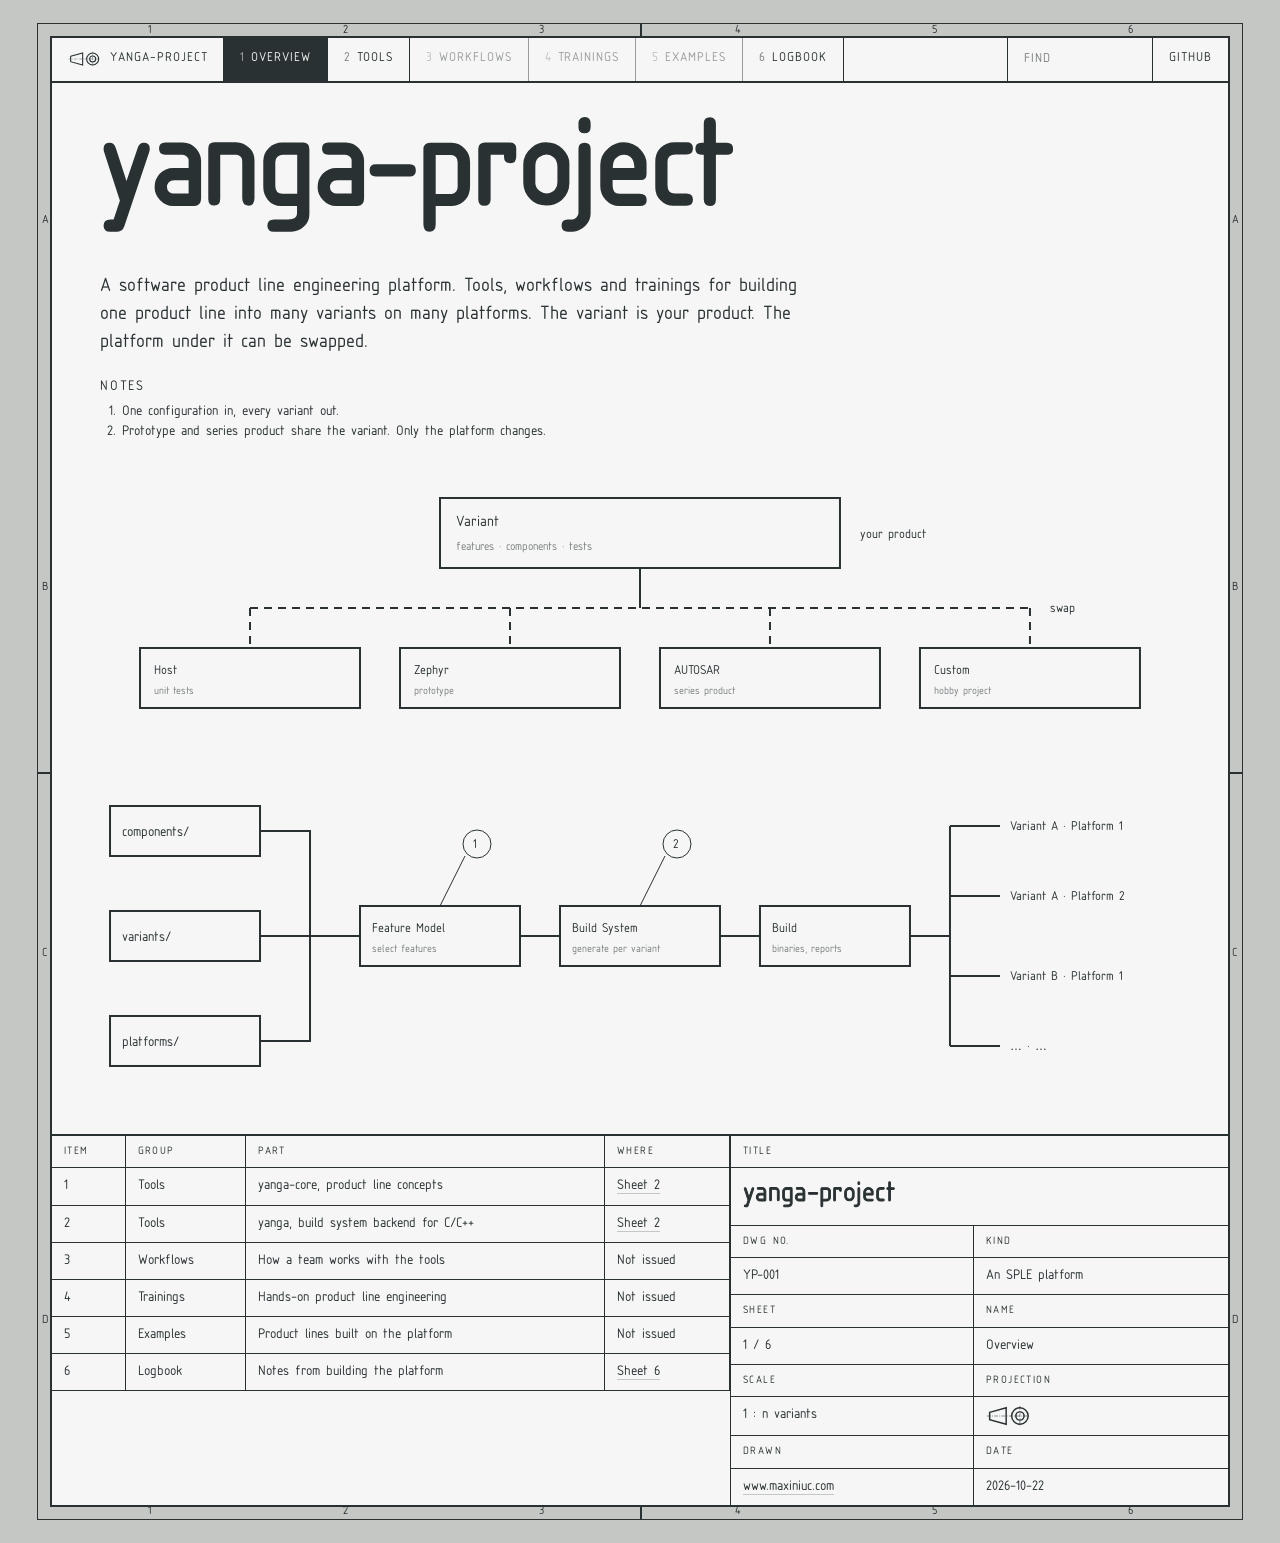
<file: index.html>
<!doctype html>
<html lang="en" data-content_root="./">
<head>
<meta charset="utf-8">
<meta name="viewport" content="width=device-width, initial-scale=1">
<title>yanga-project · yanga-project</title>
<link rel="icon" href="_static/logo.svg" type="image/svg+xml">
<link rel="stylesheet" href="_static/pygments.css">
<link rel="stylesheet" href="_static/sheet.css">
<script src="_static/documentation_options.js?v=5929fcd5"></script>
<script src="_static/doctools.js?v=fd6eb6e6"></script>
<script src="_static/sphinx_highlight.js?v=6ffebe34"></script>
</head>
<body>
<main class="sheet">
  <div class="zones top"><span>1</span><span>2</span><span>3</span><span>4</span><span>5</span><span>6</span></div>
  <div class="zones under"><span>1</span><span>2</span><span>3</span><span>4</span><span>5</span><span>6</span></div>
  <div class="zones left"><span>A</span><span>B</span><span>C</span><span>D</span></div>
  <div class="zones right"><span>A</span><span>B</span><span>C</span><span>D</span></div>
  <div class="marks" aria-hidden="true"><i></i><i></i><i></i><i></i></div>
  <nav class="index" aria-label="Sheets">
    <a class="home" href="#"><img src="_static/logo.svg" alt="">yanga-project</a>
    <a class="current" href="#"><span class="no">1</span>Overview</a>
    <a href="tools.html"><span class="no">2</span>Tools</a>
    <span class="reserved" title="Not issued yet"><span class="no">3</span>Workflows</span>
    <span class="reserved" title="Not issued yet"><span class="no">4</span>Trainings</span>
    <span class="reserved" title="Not issued yet"><span class="no">5</span>Examples</span>
    <a href="logbook.html"><span class="no">6</span>Logbook</a>
    <form class="find" action="search.html" method="get">
      <input type="search" name="q" placeholder="Find" aria-label="Search the site">
    </form>
    <a class="gh" href="https://github.com/yanga-project">GitHub</a>
  </nav>

  <div class="page" role="main">
  
  <section id="yanga-project">
<h1>yanga-project</h1>
<div class="toctree-wrapper compound">
</div>
<p class="lede">A software product line engineering platform. Tools, workflows and trainings for building one product line into many variants on many platforms. The variant is your product. The platform under it can be swapped.</p>
<div class="notes"><b>NOTES</b>
<ol>
<li>One configuration in, every variant out.</li>
<li>Prototype and series product share the variant. Only the platform changes.</li>
</ol>
</div>
<!-- Swap diagram: one variant on top, the platforms below fit into the same slot. -->
<svg class="diagram wide" viewBox="0 0 1080 260" role="img" aria-label="Swap diagram: one variant with its features, components and tests sits on a platform; host, Zephyr, AUTOSAR and custom platforms can be swapped under it">
  <rect class="box" x="340" y="20" width="400" height="70"/><text x="356" y="48" font-size="14">Variant</text><text x="356" y="72" font-size="11" fill-opacity=".6">features · components · tests</text>
  <text x="760" y="60" font-size="12">your product</text>
  <path class="pipe" d="M540 90 V130"/>
  <path class="pipe" stroke-dasharray="8 6" d="M150 130 H930 M150 130 V170 M410 130 V170 M670 130 V170 M930 130 V170"/>
  <text x="950" y="134" font-size="12">swap</text>
  <g>
    <rect class="box" x="40" y="170" width="220" height="60"/><text x="54" y="196" font-size="12">Host</text><text x="54" y="216" font-size="10" fill-opacity=".6">unit tests</text>
    <rect class="box" x="300" y="170" width="220" height="60"/><text x="314" y="196" font-size="12">Zephyr</text><text x="314" y="216" font-size="10" fill-opacity=".6">prototype</text>
    <rect class="box" x="560" y="170" width="220" height="60"/><text x="574" y="196" font-size="12">AUTOSAR</text><text x="574" y="216" font-size="10" fill-opacity=".6">series product</text>
    <rect class="box" x="820" y="170" width="220" height="60"/><text x="834" y="196" font-size="12">Custom</text><text x="834" y="216" font-size="10" fill-opacity=".6">hobby project</text>
  </g>
</svg>
<!-- Same diagram, drawn top to bottom for narrow screens. -->
<svg class="diagram narrow" viewBox="0 0 360 420" role="img" aria-label="Swap diagram: one variant with its features, components and tests sits on a platform; host, Zephyr, AUTOSAR and custom platforms can be swapped under it">
  <rect class="box" x="4" y="10" width="352" height="64"/><text x="18" y="36" font-size="14">Variant</text><text x="18" y="58" font-size="11" fill-opacity=".6">features · components · tests</text>
  <path class="pipe" stroke-dasharray="8 6" d="M40 74 V370 M40 130 H80 M40 210 H80 M40 290 H80 M40 370 H80"/>
  <text x="50" y="100" font-size="12">swap</text>
  <g font-size="14">
    <rect class="box" x="80" y="104" width="240" height="52"/><text x="94" y="126">Host</text><text x="94" y="146" font-size="11" fill-opacity=".6">unit tests</text>
    <rect class="box" x="80" y="184" width="240" height="52"/><text x="94" y="206">Zephyr</text><text x="94" y="226" font-size="11" fill-opacity=".6">prototype</text>
    <rect class="box" x="80" y="264" width="240" height="52"/><text x="94" y="286">AUTOSAR</text><text x="94" y="306" font-size="11" fill-opacity=".6">series product</text>
    <rect class="box" x="80" y="344" width="240" height="52"/><text x="94" y="366">Custom</text><text x="94" y="386" font-size="11" fill-opacity=".6">hobby project</text>
  </g>
</svg>
<!-- Process diagram: inputs merge into the pipeline, which fans out per variant and platform. -->
<svg class="diagram wide" viewBox="0 0 1080 300" role="img" aria-label="Process diagram: components, variants and platforms go through feature model, build system and build, and come out as one build per variant and platform">
  <g>
    <rect class="box" x="10" y="20" width="150" height="50"/><text x="22" y="50" font-size="13">components/</text>
    <rect class="box" x="10" y="125" width="150" height="50"/><text x="22" y="155" font-size="13">variants/</text>
    <rect class="box" x="10" y="230" width="150" height="50"/><text x="22" y="260" font-size="13">platforms/</text>
  </g>
  <path class="pipe" d="M160 45 H210 V150 M160 150 H260 M160 255 H210 V150"/>
  <g>
    <rect class="box" x="260" y="120" width="160" height="60"/><text x="272" y="146" font-size="12">Feature Model</text><text x="272" y="166" font-size="10" fill-opacity=".6">select features</text>
    <rect class="box" x="460" y="120" width="160" height="60"/><text x="472" y="146" font-size="12">Build System</text><text x="472" y="166" font-size="10" fill-opacity=".6">generate per variant</text>
    <rect class="box" x="660" y="120" width="150" height="60"/><text x="672" y="146" font-size="12">Build</text><text x="672" y="166" font-size="10" fill-opacity=".6">binaries, reports</text>
  </g>
  <path class="pipe" d="M420 150 H460 M620 150 H660 M810 150 H850 M850 40 V260 M850 40 H900 M850 110 H900 M850 190 H900 M850 260 H900"/>
  <g font-size="12">
    <text x="910" y="44">Variant A · Platform 1</text>
    <text x="910" y="114">Variant A · Platform 2</text>
    <text x="910" y="194">Variant B · Platform 1</text>
    <text x="910" y="264">… · …</text>
  </g>
  <g class="balloon" font-size="12">
    <line x1="340" y1="120" x2="365" y2="70"/><circle cx="377" cy="58" r="14"/><text x="373" y="62">1</text>
    <line x1="540" y1="120" x2="565" y2="70"/><circle cx="577" cy="58" r="14"/><text x="573" y="62">2</text>
  </g>
</svg>
<!-- Same diagram, drawn top to bottom for narrow screens. -->
<svg class="diagram narrow" viewBox="0 0 360 540" role="img" aria-label="Process diagram: components, variants and platforms go through feature model, build system and build, and come out as one build per variant and platform">
  <g font-size="13">
    <rect class="box" x="4" y="10" width="110" height="44"/><text x="14" y="37">components/</text>
    <rect class="box" x="125" y="10" width="110" height="44"/><text x="135" y="37">variants/</text>
    <rect class="box" x="246" y="10" width="110" height="44"/><text x="256" y="37">platforms/</text>
  </g>
  <path class="pipe" d="M59 54 V78 H301 V54 M180 54 V110"/>
  <g font-size="14">
    <rect class="box" x="80" y="110" width="200" height="56"/><text x="96" y="135">Feature Model</text><text x="96" y="155" font-size="11" fill-opacity=".6">select features</text>
    <rect class="box" x="80" y="196" width="200" height="56"/><text x="96" y="221">Build System</text><text x="96" y="241" font-size="11" fill-opacity=".6">generate per variant</text>
    <rect class="box" x="80" y="282" width="200" height="56"/><text x="96" y="307">Build</text><text x="96" y="327" font-size="11" fill-opacity=".6">binaries, reports</text>
  </g>
  <path class="pipe" d="M180 166 V196 M180 252 V282 M180 338 V362 H40 V510 M40 390 H70 M40 430 H70 M40 470 H70 M40 510 H70"/>
  <g font-size="14">
    <text x="80" y="395">Variant A · Platform 1</text>
    <text x="80" y="435">Variant A · Platform 2</text>
    <text x="80" y="475">Variant B · Platform 1</text>
    <text x="80" y="515">… · …</text>
  </g>
  <g class="balloon" font-size="12">
    <line x1="280" y1="138" x2="310" y2="138"/><circle cx="324" cy="138" r="14"/><text x="320" y="142">1</text>
    <line x1="280" y1="224" x2="310" y2="224"/><circle cx="324" cy="224" r="14"/><text x="320" y="228">2</text>
  </g>
</svg>
<table class="parts" aria-label="Parts list">
<tr><th>Item</th><th>Group</th><th>Part</th><th>Where</th></tr>
<tr><td>1</td><td>Tools</td><td>yanga-core, product line concepts</td><td><a href="tools.html">Sheet 2</a></td></tr>
<tr><td>2</td><td>Tools</td><td>yanga, build system backend for C/C++</td><td><a href="tools.html">Sheet 2</a></td></tr>
<tr><td>3</td><td>Workflows</td><td>How a team works with the tools</td><td>Not issued</td></tr>
<tr><td>4</td><td>Trainings</td><td>Hands-on product line engineering</td><td>Not issued</td></tr>
<tr><td>5</td><td>Examples</td><td>Product lines built on the platform</td><td>Not issued</td></tr>
<tr><td>6</td><td>Logbook</td><td>Notes from building the platform</td><td><a href="logbook.html">Sheet 6</a></td></tr>
</table>
</section>


    <table class="title" aria-label="Title block">
      <tr><th colspan="2">Title</th></tr>
      <tr><td colspan="2" class="big">yanga-project</td></tr>
      <tr><th>Dwg no.</th><th>Kind</th></tr>
      <tr><td>YP-001</td><td>An SPLE platform</td></tr>
      <tr><th>Sheet</th><th>Name</th></tr>
      <tr><td>1 / 6</td><td>Overview</td></tr>
      <tr><th>Scale</th><th>Projection</th></tr>
      <tr><td>1 : n variants</td><td><img src="_static/logo.svg" alt="First-angle projection"></td></tr>
      <tr><th>Drawn</th><th>Date</th></tr>
      <tr><td><a href="https://www.maxiniuc.com">www.maxiniuc.com</a></td><td>2026-10-22</td></tr>
    </table>
  </div>
</main>
<script>
  // Show the search words of a result page in the search box. Runs before sphinx_highlight.js removes them from the address.
  const highlight = new URLSearchParams(window.location.search).get("highlight");
  if (highlight) document.querySelector(".find input").value = highlight;
</script>
</body>
</html>
</file>
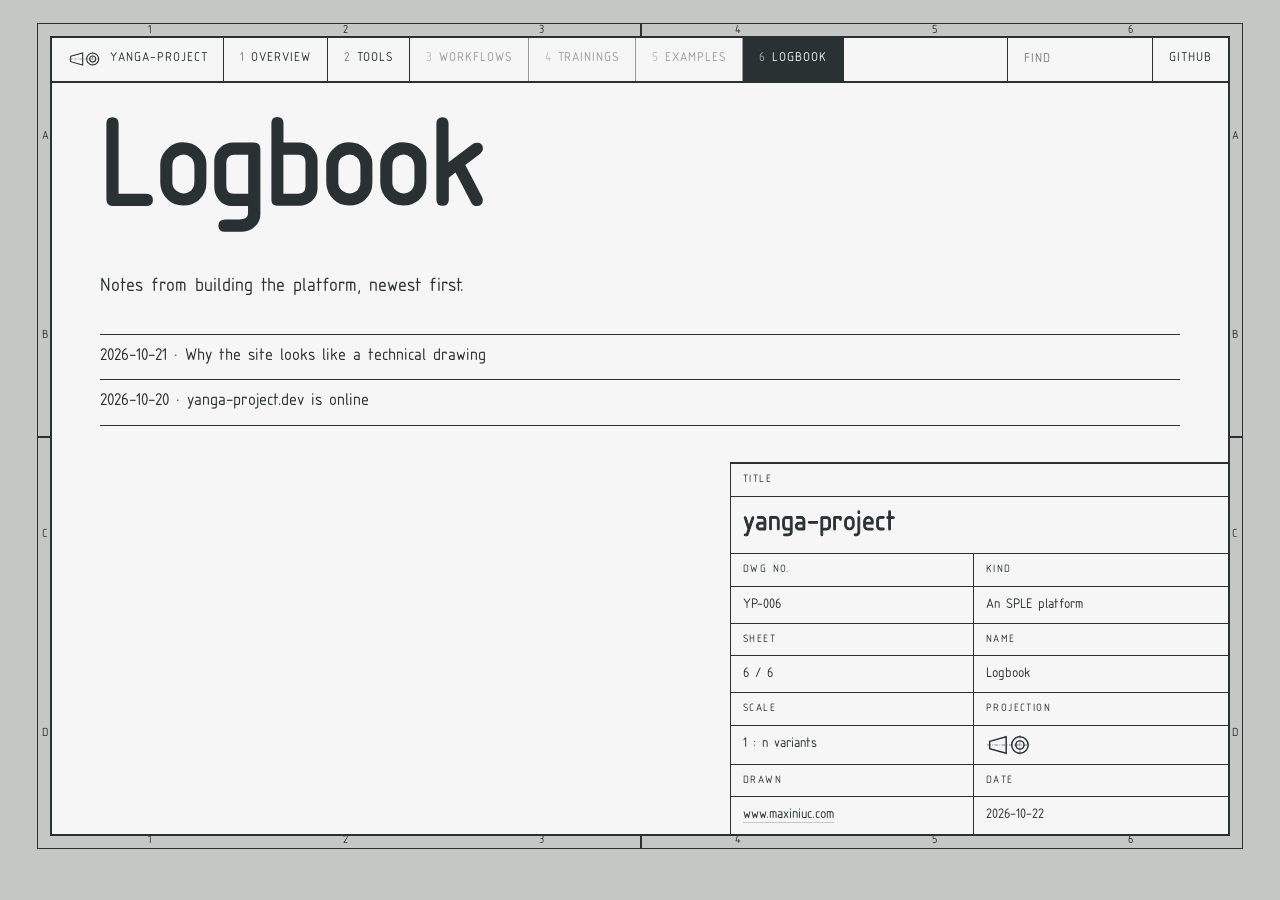
<file: logbook.html>
<!doctype html>
<html lang="en" data-content_root="./">
<head>
<meta charset="utf-8">
<meta name="viewport" content="width=device-width, initial-scale=1">
<title>Logbook · yanga-project</title>
<link rel="icon" href="_static/logo.svg" type="image/svg+xml">
<link rel="stylesheet" href="_static/pygments.css">
<link rel="stylesheet" href="_static/sheet.css">
<script src="_static/documentation_options.js?v=5929fcd5"></script>
<script src="_static/doctools.js?v=fd6eb6e6"></script>
<script src="_static/sphinx_highlight.js?v=6ffebe34"></script>
</head>
<body>
<main class="sheet">
  <div class="zones top"><span>1</span><span>2</span><span>3</span><span>4</span><span>5</span><span>6</span></div>
  <div class="zones under"><span>1</span><span>2</span><span>3</span><span>4</span><span>5</span><span>6</span></div>
  <div class="zones left"><span>A</span><span>B</span><span>C</span><span>D</span></div>
  <div class="zones right"><span>A</span><span>B</span><span>C</span><span>D</span></div>
  <div class="marks" aria-hidden="true"><i></i><i></i><i></i><i></i></div>
  <nav class="index" aria-label="Sheets">
    <a class="home" href="index.html"><img src="_static/logo.svg" alt="">yanga-project</a>
    <a href="index.html"><span class="no">1</span>Overview</a>
    <a href="tools.html"><span class="no">2</span>Tools</a>
    <span class="reserved" title="Not issued yet"><span class="no">3</span>Workflows</span>
    <span class="reserved" title="Not issued yet"><span class="no">4</span>Trainings</span>
    <span class="reserved" title="Not issued yet"><span class="no">5</span>Examples</span>
    <a class="current" href="#"><span class="no">6</span>Logbook</a>
    <form class="find" action="search.html" method="get">
      <input type="search" name="q" placeholder="Find" aria-label="Search the site">
    </form>
    <a class="gh" href="https://github.com/yanga-project">GitHub</a>
  </nav>

  <div class="page" role="main">
  
  <section id="logbook">
<h1>Logbook</h1>
<p class="lede">Notes from building the platform, newest first.</p>
<div class="toctree-wrapper compound">
<ul>
<li class="toctree-l1"><a class="reference internal" href="logbook/2026-10-21-drawing-set.html">2026-10-21 · Why the site looks like a technical drawing</a></li>
<li class="toctree-l1"><a class="reference internal" href="logbook/2026-10-20-site-online.html">2026-10-20 · yanga-project.dev is online</a></li>
</ul>
</div>
</section>


    <table class="title" aria-label="Title block">
      <tr><th colspan="2">Title</th></tr>
      <tr><td colspan="2" class="big">yanga-project</td></tr>
      <tr><th>Dwg no.</th><th>Kind</th></tr>
      <tr><td>YP-006</td><td>An SPLE platform</td></tr>
      <tr><th>Sheet</th><th>Name</th></tr>
      <tr><td>6 / 6</td><td>Logbook</td></tr>
      <tr><th>Scale</th><th>Projection</th></tr>
      <tr><td>1 : n variants</td><td><img src="_static/logo.svg" alt="First-angle projection"></td></tr>
      <tr><th>Drawn</th><th>Date</th></tr>
      <tr><td><a href="https://www.maxiniuc.com">www.maxiniuc.com</a></td><td>2026-10-22</td></tr>
    </table>
  </div>
</main>
<script>
  // Show the search words of a result page in the search box. Runs before sphinx_highlight.js removes them from the address.
  const highlight = new URLSearchParams(window.location.search).get("highlight");
  if (highlight) document.querySelector(".find input").value = highlight;
</script>
</body>
</html>
</file>
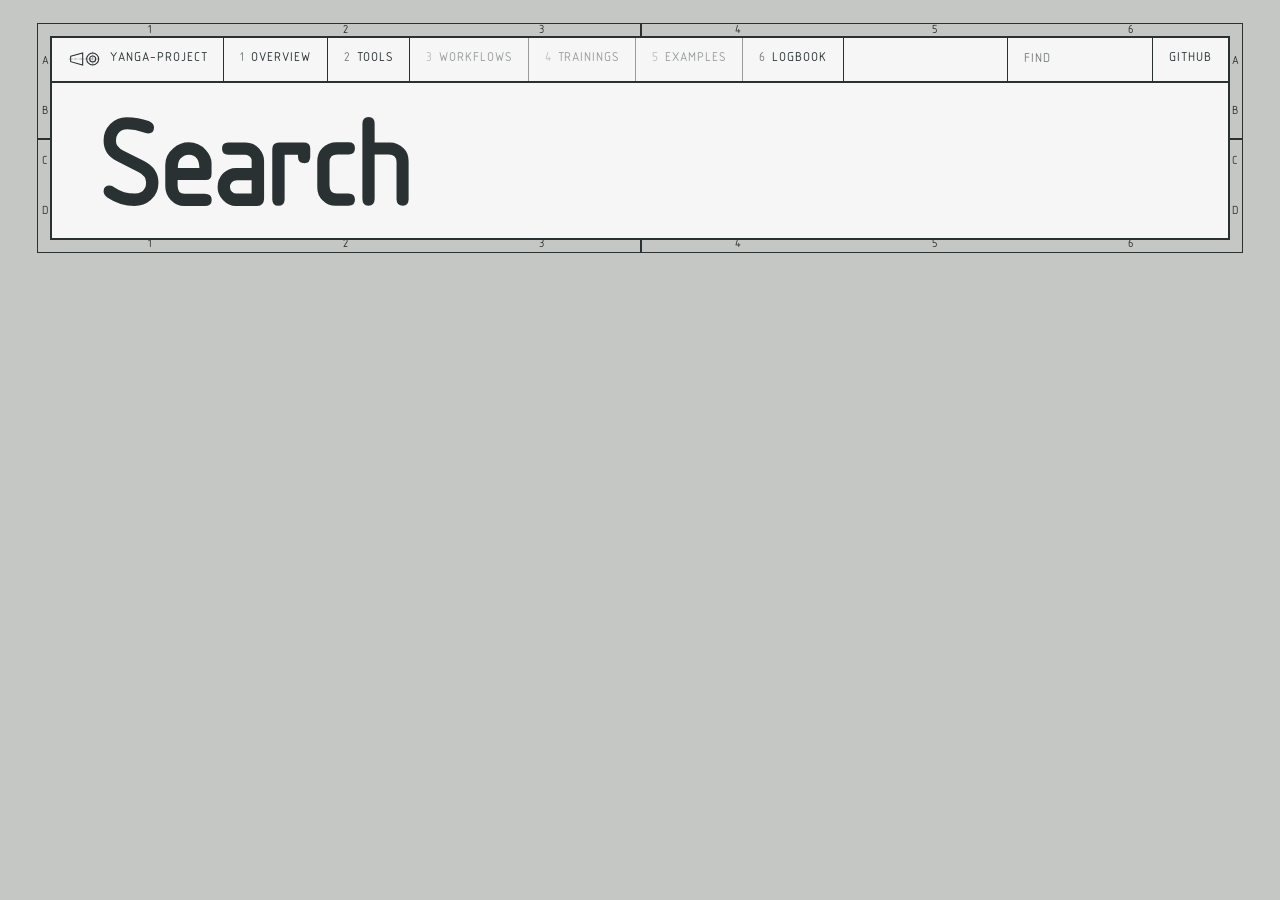
<file: search.html>
<!doctype html>
<html lang="en" data-content_root="./">
<head>
<meta charset="utf-8">
<meta name="viewport" content="width=device-width, initial-scale=1">
<title>Search · yanga-project</title>
<link rel="icon" href="_static/logo.svg" type="image/svg+xml">
<link rel="stylesheet" href="_static/pygments.css">
<link rel="stylesheet" href="_static/sheet.css">

    
<script src="_static/documentation_options.js?v=5929fcd5"></script>
<script src="_static/doctools.js?v=fd6eb6e6"></script>
<script src="_static/sphinx_highlight.js?v=6ffebe34"></script>
    <script src="_static/searchtools.js"></script>
    <script src="_static/language_data.js"></script>
<script>
Documentation.addTranslations({
  locale: "en",
  plural_expr: "n === 1 ? 0 : 1",
  messages: {
    "Search finished, found one page matching the search query.": [
      "Found one page matching the search query.",
      "Found ${resultCount} pages matching the search query.",
    ],
  },
});
// Sphinx hands the search words to the result page only once. Putting them in the link keeps them for every result opened.
const addHighlight = (event) => {
  const link = event.target.closest("#search-results a");
  const query = new URLSearchParams(window.location.search).get("q");
  if (!link || !query) return;
  const url = new URL(link.href);
  url.searchParams.set("highlight", query);
  link.href = url;
};
document.addEventListener("click", addHighlight);
document.addEventListener("auxclick", addHighlight);
</script>
    <script src="searchindex.js" defer="defer"></script>
    <meta name="robots" content="noindex" />
    

</head>
<body>
<main class="sheet">
  <div class="zones top"><span>1</span><span>2</span><span>3</span><span>4</span><span>5</span><span>6</span></div>
  <div class="zones under"><span>1</span><span>2</span><span>3</span><span>4</span><span>5</span><span>6</span></div>
  <div class="zones left"><span>A</span><span>B</span><span>C</span><span>D</span></div>
  <div class="zones right"><span>A</span><span>B</span><span>C</span><span>D</span></div>
  <div class="marks" aria-hidden="true"><i></i><i></i><i></i><i></i></div>
  <nav class="index" aria-label="Sheets">
    <a class="home" href="index.html"><img src="_static/logo.svg" alt="">yanga-project</a>
    <a href="index.html"><span class="no">1</span>Overview</a>
    <a href="tools.html"><span class="no">2</span>Tools</a>
    <span class="reserved" title="Not issued yet"><span class="no">3</span>Workflows</span>
    <span class="reserved" title="Not issued yet"><span class="no">4</span>Trainings</span>
    <span class="reserved" title="Not issued yet"><span class="no">5</span>Examples</span>
    <a href="logbook.html"><span class="no">6</span>Logbook</a>
    <form class="find" action="#" method="get">
      <input type="search" name="q" placeholder="Find" aria-label="Search the site">
    </form>
    <a class="gh" href="https://github.com/yanga-project">GitHub</a>
  </nav>

  <div class="page" role="main">
  
  <h1 id="search-documentation">Search</h1>
  
  <noscript>
  <div class="admonition warning">
  <p>
    Please activate JavaScript to enable the search
    functionality.
  </p>
  </div>
  </noscript>
  
  
  <span id="search-progress"></span>
  
  <div id="search-results"></div>
  

  </div>
</main>
<script>
  // Show the search words of a result page in the search box. Runs before sphinx_highlight.js removes them from the address.
  const highlight = new URLSearchParams(window.location.search).get("highlight");
  if (highlight) document.querySelector(".find input").value = highlight;
</script>
</body>
</html>
</file>
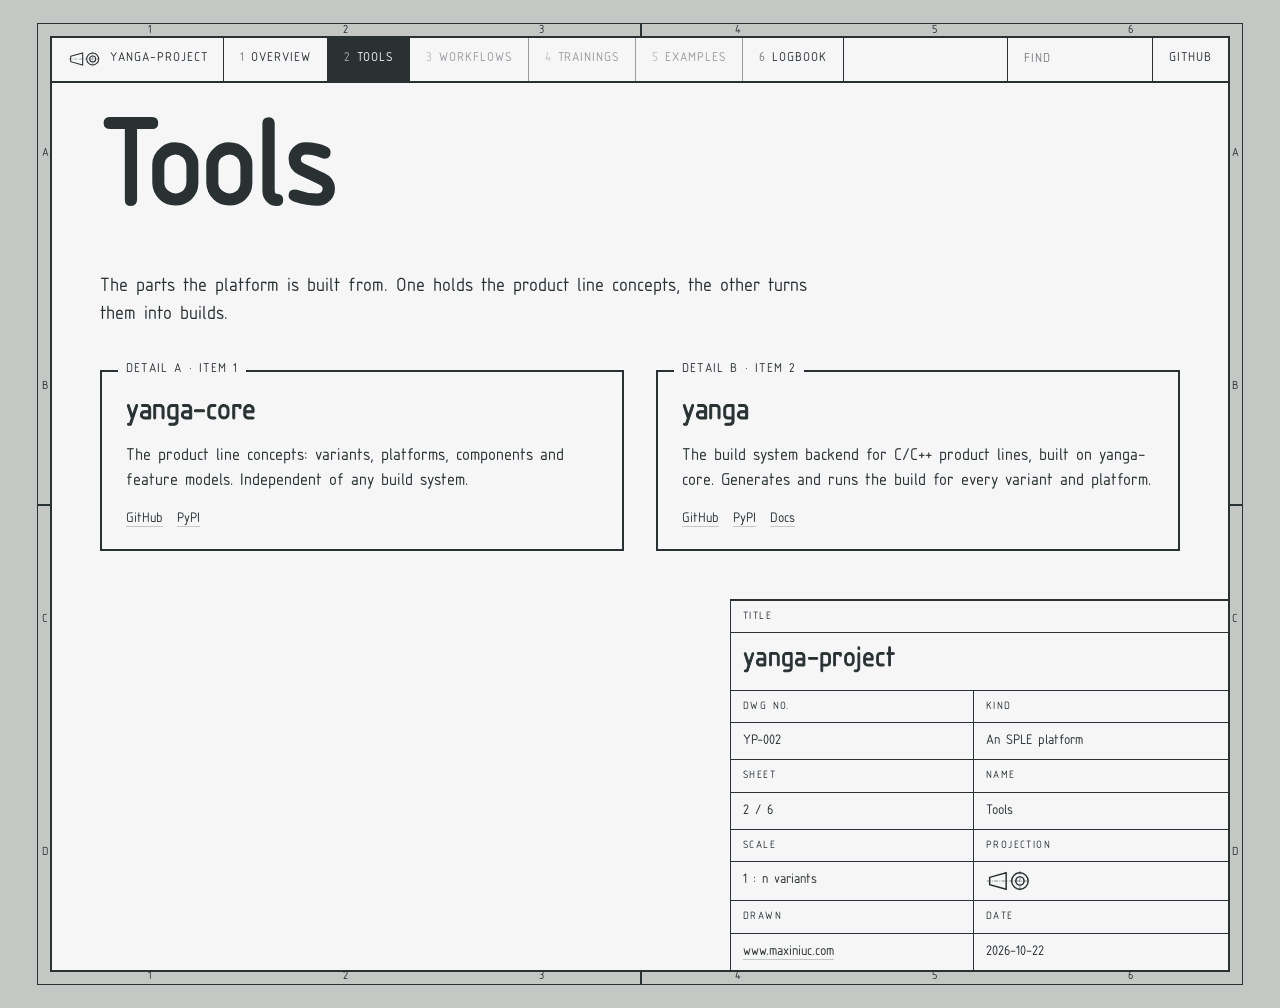
<file: tools.html>
<!doctype html>
<html lang="en" data-content_root="./">
<head>
<meta charset="utf-8">
<meta name="viewport" content="width=device-width, initial-scale=1">
<title>Tools · yanga-project</title>
<link rel="icon" href="_static/logo.svg" type="image/svg+xml">
<link rel="stylesheet" href="_static/pygments.css">
<link rel="stylesheet" href="_static/sheet.css">
<script src="_static/documentation_options.js?v=5929fcd5"></script>
<script src="_static/doctools.js?v=fd6eb6e6"></script>
<script src="_static/sphinx_highlight.js?v=6ffebe34"></script>
</head>
<body>
<main class="sheet">
  <div class="zones top"><span>1</span><span>2</span><span>3</span><span>4</span><span>5</span><span>6</span></div>
  <div class="zones under"><span>1</span><span>2</span><span>3</span><span>4</span><span>5</span><span>6</span></div>
  <div class="zones left"><span>A</span><span>B</span><span>C</span><span>D</span></div>
  <div class="zones right"><span>A</span><span>B</span><span>C</span><span>D</span></div>
  <div class="marks" aria-hidden="true"><i></i><i></i><i></i><i></i></div>
  <nav class="index" aria-label="Sheets">
    <a class="home" href="index.html"><img src="_static/logo.svg" alt="">yanga-project</a>
    <a href="index.html"><span class="no">1</span>Overview</a>
    <a class="current" href="#"><span class="no">2</span>Tools</a>
    <span class="reserved" title="Not issued yet"><span class="no">3</span>Workflows</span>
    <span class="reserved" title="Not issued yet"><span class="no">4</span>Trainings</span>
    <span class="reserved" title="Not issued yet"><span class="no">5</span>Examples</span>
    <a href="logbook.html"><span class="no">6</span>Logbook</a>
    <form class="find" action="search.html" method="get">
      <input type="search" name="q" placeholder="Find" aria-label="Search the site">
    </form>
    <a class="gh" href="https://github.com/yanga-project">GitHub</a>
  </nav>

  <div class="page" role="main">
  
  <section id="tools">
<h1>Tools</h1>
<p class="lede">The parts the platform is built from. One holds the product line concepts, the other turns them into builds.</p>
<div class="details">
<section class="detail">
<span class="tag">DETAIL A · ITEM 1</span>
<h2>yanga-core</h2>
<p>The product line concepts: variants, platforms, components and feature models. Independent of any build system.</p>
<div class="links"><a href="https://github.com/yanga-project/yanga-core">GitHub</a><a href="https://pypi.org/project/yanga-core/">PyPI</a></div>
</section>
<section class="detail">
<span class="tag">DETAIL B · ITEM 2</span>
<h2>yanga</h2>
<p>The build system backend for C/C++ product lines, built on yanga-core. Generates and runs the build for every variant and platform.</p>
<div class="links"><a href="https://github.com/yanga-project/yanga">GitHub</a><a href="https://pypi.org/project/yanga/">PyPI</a><a href="https://yanga.readthedocs.io">Docs</a></div>
</section>
</div>
</section>


    <table class="title" aria-label="Title block">
      <tr><th colspan="2">Title</th></tr>
      <tr><td colspan="2" class="big">yanga-project</td></tr>
      <tr><th>Dwg no.</th><th>Kind</th></tr>
      <tr><td>YP-002</td><td>An SPLE platform</td></tr>
      <tr><th>Sheet</th><th>Name</th></tr>
      <tr><td>2 / 6</td><td>Tools</td></tr>
      <tr><th>Scale</th><th>Projection</th></tr>
      <tr><td>1 : n variants</td><td><img src="_static/logo.svg" alt="First-angle projection"></td></tr>
      <tr><th>Drawn</th><th>Date</th></tr>
      <tr><td><a href="https://www.maxiniuc.com">www.maxiniuc.com</a></td><td>2026-10-22</td></tr>
    </table>
  </div>
</main>
<script>
  // Show the search words of a result page in the search box. Runs before sphinx_highlight.js removes them from the address.
  const highlight = new URLSearchParams(window.location.search).get("highlight");
  if (highlight) document.querySelector(".find input").value = highlight;
</script>
</body>
</html>
</file>
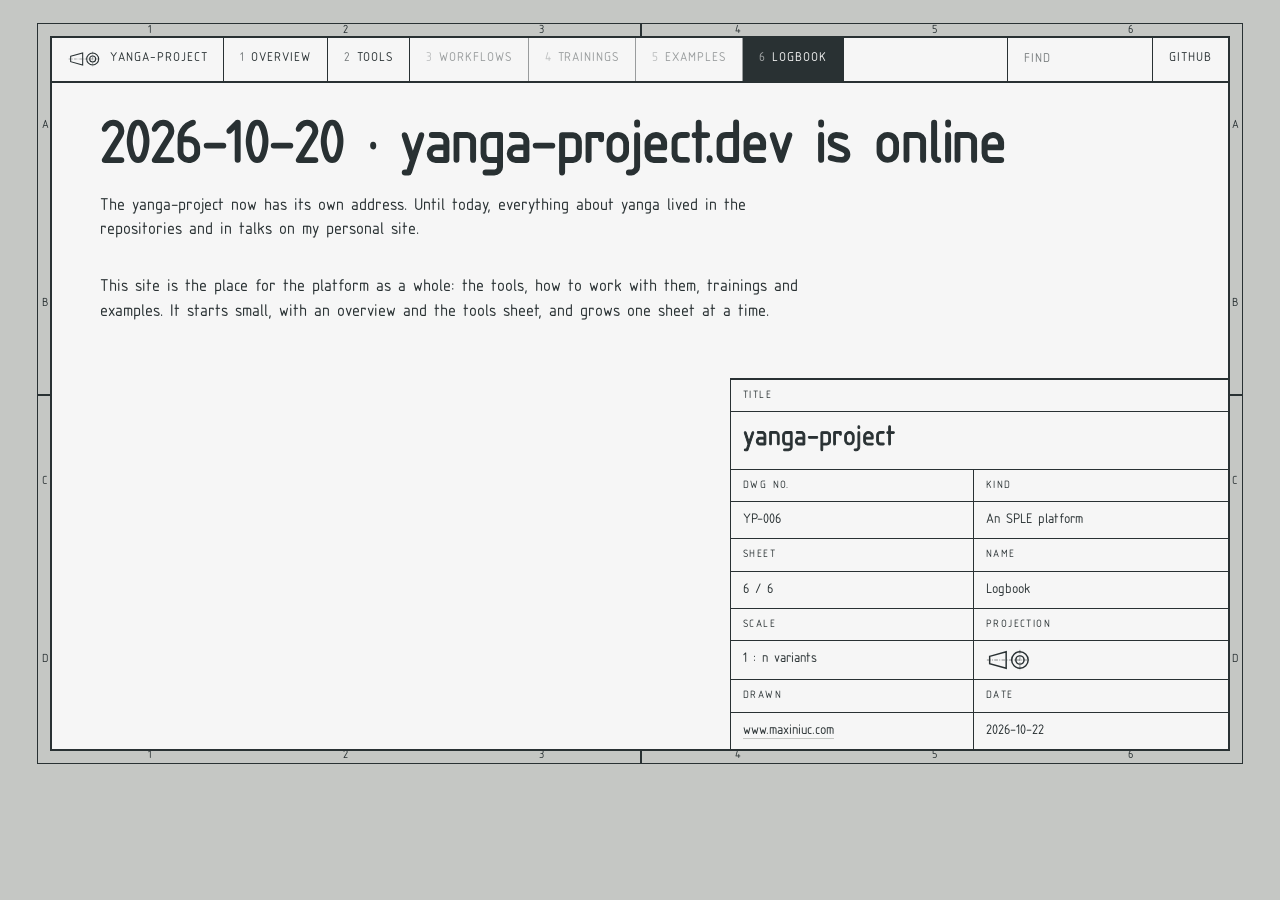
<file: logbook/2026-10-20-site-online.html>
<!doctype html>
<html lang="en" data-content_root="../">
<head>
<meta charset="utf-8">
<meta name="viewport" content="width=device-width, initial-scale=1">
<title>2026-10-20 · yanga-project.dev is online · yanga-project</title>
<link rel="icon" href="../_static/logo.svg" type="image/svg+xml">
<link rel="stylesheet" href="../_static/pygments.css">
<link rel="stylesheet" href="../_static/sheet.css">
<script src="../_static/documentation_options.js?v=5929fcd5"></script>
<script src="../_static/doctools.js?v=fd6eb6e6"></script>
<script src="../_static/sphinx_highlight.js?v=6ffebe34"></script>
</head>
<body>
<main class="sheet entry">
  <div class="zones top"><span>1</span><span>2</span><span>3</span><span>4</span><span>5</span><span>6</span></div>
  <div class="zones under"><span>1</span><span>2</span><span>3</span><span>4</span><span>5</span><span>6</span></div>
  <div class="zones left"><span>A</span><span>B</span><span>C</span><span>D</span></div>
  <div class="zones right"><span>A</span><span>B</span><span>C</span><span>D</span></div>
  <div class="marks" aria-hidden="true"><i></i><i></i><i></i><i></i></div>
  <nav class="index" aria-label="Sheets">
    <a class="home" href="../index.html"><img src="../_static/logo.svg" alt="">yanga-project</a>
    <a href="../index.html"><span class="no">1</span>Overview</a>
    <a href="../tools.html"><span class="no">2</span>Tools</a>
    <span class="reserved" title="Not issued yet"><span class="no">3</span>Workflows</span>
    <span class="reserved" title="Not issued yet"><span class="no">4</span>Trainings</span>
    <span class="reserved" title="Not issued yet"><span class="no">5</span>Examples</span>
    <a class="current" href="../logbook.html"><span class="no">6</span>Logbook</a>
    <form class="find" action="../search.html" method="get">
      <input type="search" name="q" placeholder="Find" aria-label="Search the site">
    </form>
    <a class="gh" href="https://github.com/yanga-project">GitHub</a>
  </nav>

  <div class="page" role="main">
  
  <section id="yanga-project-dev-is-online">
<h1>2026-10-20 · yanga-project.dev is online</h1>
<p>The yanga-project now has its own address. Until today, everything about yanga lived in the repositories and in talks on my personal site.</p>
<p>This site is the place for the platform as a whole: the tools, how to work with them, trainings and examples. It starts small, with an overview and the tools sheet, and grows one sheet at a time.</p>
</section>


    <table class="title" aria-label="Title block">
      <tr><th colspan="2">Title</th></tr>
      <tr><td colspan="2" class="big">yanga-project</td></tr>
      <tr><th>Dwg no.</th><th>Kind</th></tr>
      <tr><td>YP-006</td><td>An SPLE platform</td></tr>
      <tr><th>Sheet</th><th>Name</th></tr>
      <tr><td>6 / 6</td><td>Logbook</td></tr>
      <tr><th>Scale</th><th>Projection</th></tr>
      <tr><td>1 : n variants</td><td><img src="../_static/logo.svg" alt="First-angle projection"></td></tr>
      <tr><th>Drawn</th><th>Date</th></tr>
      <tr><td><a href="https://www.maxiniuc.com">www.maxiniuc.com</a></td><td>2026-10-22</td></tr>
    </table>
  </div>
</main>
<script>
  // Show the search words of a result page in the search box. Runs before sphinx_highlight.js removes them from the address.
  const highlight = new URLSearchParams(window.location.search).get("highlight");
  if (highlight) document.querySelector(".find input").value = highlight;
</script>
</body>
</html>
</file>
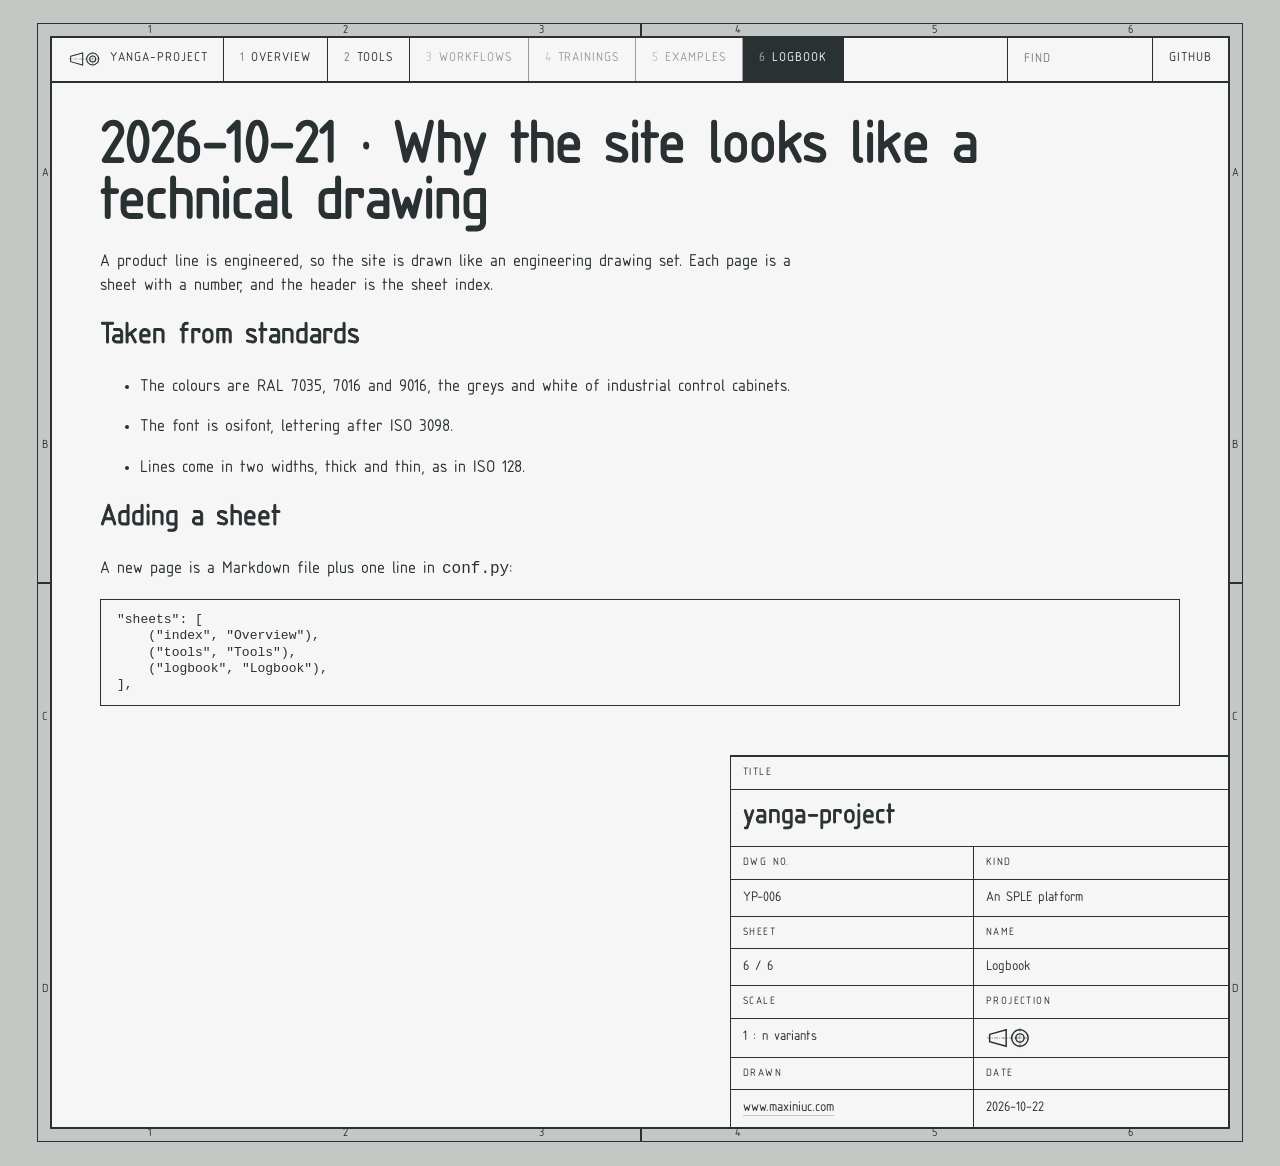
<file: logbook/2026-10-21-drawing-set.html>
<!doctype html>
<html lang="en" data-content_root="../">
<head>
<meta charset="utf-8">
<meta name="viewport" content="width=device-width, initial-scale=1">
<title>2026-10-21 · Why the site looks like a technical drawing · yanga-project</title>
<link rel="icon" href="../_static/logo.svg" type="image/svg+xml">
<link rel="stylesheet" href="../_static/pygments.css">
<link rel="stylesheet" href="../_static/sheet.css">
<script src="../_static/documentation_options.js?v=5929fcd5"></script>
<script src="../_static/doctools.js?v=fd6eb6e6"></script>
<script src="../_static/sphinx_highlight.js?v=6ffebe34"></script>
</head>
<body>
<main class="sheet entry">
  <div class="zones top"><span>1</span><span>2</span><span>3</span><span>4</span><span>5</span><span>6</span></div>
  <div class="zones under"><span>1</span><span>2</span><span>3</span><span>4</span><span>5</span><span>6</span></div>
  <div class="zones left"><span>A</span><span>B</span><span>C</span><span>D</span></div>
  <div class="zones right"><span>A</span><span>B</span><span>C</span><span>D</span></div>
  <div class="marks" aria-hidden="true"><i></i><i></i><i></i><i></i></div>
  <nav class="index" aria-label="Sheets">
    <a class="home" href="../index.html"><img src="../_static/logo.svg" alt="">yanga-project</a>
    <a href="../index.html"><span class="no">1</span>Overview</a>
    <a href="../tools.html"><span class="no">2</span>Tools</a>
    <span class="reserved" title="Not issued yet"><span class="no">3</span>Workflows</span>
    <span class="reserved" title="Not issued yet"><span class="no">4</span>Trainings</span>
    <span class="reserved" title="Not issued yet"><span class="no">5</span>Examples</span>
    <a class="current" href="../logbook.html"><span class="no">6</span>Logbook</a>
    <form class="find" action="../search.html" method="get">
      <input type="search" name="q" placeholder="Find" aria-label="Search the site">
    </form>
    <a class="gh" href="https://github.com/yanga-project">GitHub</a>
  </nav>

  <div class="page" role="main">
  
  <section id="why-the-site-looks-like-a-technical-drawing">
<h1>2026-10-21 · Why the site looks like a technical drawing</h1>
<p>A product line is engineered, so the site is drawn like an engineering drawing set. Each page is a sheet with a number, and the header is the sheet index.</p>
<section id="taken-from-standards">
<h2>Taken from standards</h2>
<ul class="simple">
<li><p>The colours are RAL 7035, 7016 and 9016, the greys and white of industrial control cabinets.</p></li>
<li><p>The font is osifont, lettering after ISO 3098.</p></li>
<li><p>Lines come in two widths, thick and thin, as in ISO 128.</p></li>
</ul>
</section>
<section id="adding-a-sheet">
<h2>Adding a sheet</h2>
<p>A new page is a Markdown file plus one line in <code class="docutils literal notranslate"><span class="pre">conf.py</span></code>:</p>
<div class="highlight-python notranslate"><div class="highlight"><pre><span></span><span class="s2">"sheets"</span><span class="p">:</span> <span class="p">[</span>
    <span class="p">(</span><span class="s2">"index"</span><span class="p">,</span> <span class="s2">"Overview"</span><span class="p">),</span>
    <span class="p">(</span><span class="s2">"tools"</span><span class="p">,</span> <span class="s2">"Tools"</span><span class="p">),</span>
    <span class="p">(</span><span class="s2">"logbook"</span><span class="p">,</span> <span class="s2">"Logbook"</span><span class="p">),</span>
<span class="p">],</span>
</pre></div>
</div>
</section>
</section>


    <table class="title" aria-label="Title block">
      <tr><th colspan="2">Title</th></tr>
      <tr><td colspan="2" class="big">yanga-project</td></tr>
      <tr><th>Dwg no.</th><th>Kind</th></tr>
      <tr><td>YP-006</td><td>An SPLE platform</td></tr>
      <tr><th>Sheet</th><th>Name</th></tr>
      <tr><td>6 / 6</td><td>Logbook</td></tr>
      <tr><th>Scale</th><th>Projection</th></tr>
      <tr><td>1 : n variants</td><td><img src="../_static/logo.svg" alt="First-angle projection"></td></tr>
      <tr><th>Drawn</th><th>Date</th></tr>
      <tr><td><a href="https://www.maxiniuc.com">www.maxiniuc.com</a></td><td>2026-10-22</td></tr>
    </table>
  </div>
</main>
<script>
  // Show the search words of a result page in the search box. Runs before sphinx_highlight.js removes them from the address.
  const highlight = new URLSearchParams(window.location.search).get("highlight");
  if (highlight) document.querySelector(".find input").value = highlight;
</script>
</body>
</html>
</file>
<file: _static/pygments.css>
pre { line-height: 125%; }
td.linenos .normal { color: inherit; background-color: transparent; padding-left: 5px; padding-right: 5px; }
span.linenos { color: inherit; background-color: transparent; padding-left: 5px; padding-right: 5px; }
td.linenos .special { color: #000000; background-color: #ffffc0; padding-left: 5px; padding-right: 5px; }
span.linenos.special { color: #000000; background-color: #ffffc0; padding-left: 5px; padding-right: 5px; }
.highlight .hll { background-color: #ffffcc }
.highlight { background: #ffffff; }
</file>
<file: _static/sheet.css>
/* Palette: RAL 7035 cabinet grey, RAL 7016 anthracite, RAL 9016 traffic white,
   and the IEC 60073 indicator colours used only for status: blue information. */
/* osifont: lettering after ISO 3098, as used on technical drawings (LGPL3 with font exception). */
@font-face {
  font-family: "osifont";
  src: url("osifont.woff") format("woff");
}
:root {
  --cabinet: #c5c7c4;
  --paper: #f6f6f6;
  --ink: #293133;
  --info: #2271b3;
  /* Two line widths, as in ISO 128: thick for outlines, thin for leaders, rules and frames. */
  --thick: 2px;
  --thin: 1px;
}
* { box-sizing: border-box; }
body {
  margin: 0; background: var(--cabinet); color: var(--ink);
  font-family: "osifont", sans-serif; font-size: 16px; line-height: 1.55;
}
a { color: inherit; }
.sheet {
  width: calc(100% - 72px); max-width: 1180px; margin: 36px auto; background: var(--paper);
  border: var(--thick) solid var(--ink); outline: var(--thin) solid var(--ink); outline-offset: 12px;
  position: relative; padding: 0 48px;
}
/* Zone marks on all four sides of the frame. */
.zones { position: absolute; display: flex; justify-content: space-around; font-size: 11px; line-height: 1; }
.zones.top { left: 0; right: 0; top: -7px; transform: translateY(-50%); }
.zones.under { left: 0; right: 0; bottom: -7px; transform: translateY(50%); }
.zones.left, .zones.right { flex-direction: column; top: 0; bottom: 0; }
.zones.left { left: -7px; transform: translateX(-50%); }
.zones.right { right: -7px; transform: translateX(50%); }
/* Centring marks: short thick lines at the middle of each edge, crossing the margin. */
.marks i { position: absolute; background: var(--ink); }
.marks i:nth-child(1) { left: 50%; top: -14px; width: var(--thick); height: 14px; }
.marks i:nth-child(2) { left: 50%; bottom: -14px; width: var(--thick); height: 14px; }
.marks i:nth-child(3) { top: 50%; left: -14px; height: var(--thick); width: 14px; }
.marks i:nth-child(4) { top: 50%; right: -14px; height: var(--thick); width: 14px; }

/* Sheet index: the site is a drawing set, each page one sheet. */
.index {
  display: flex; margin: 0 -48px; border-bottom: var(--thick) solid var(--ink);
  font-size: 12px; text-transform: uppercase; letter-spacing: .08em;
}
.index > * { padding: 12px 16px; border-right: var(--thin) solid var(--ink); white-space: nowrap; text-decoration: none; }
.index .home { display: flex; align-items: center; gap: 10px; }
.index .home img { height: 16px; }
.index a:hover { box-shadow: inset 0 -3px 0 var(--ink); }
.index .current { background: var(--ink); color: var(--paper); }
.index .reserved { opacity: .45; }
.index .no { opacity: .6; margin-right: 6px; }
.index .find { margin-left: auto; padding: 0; border-left: var(--thin) solid var(--ink); }
.index .find input {
  height: 100%; width: 12em; padding: 12px 16px; border: 0; background: transparent; color: inherit;
  font: inherit;
}
.index .find input::placeholder { color: inherit; opacity: .6; text-transform: uppercase; letter-spacing: .08em; }
.index .find input:focus { outline: 0; box-shadow: inset 0 -3px 0 var(--ink); }
.index .gh { border-right: 0; }
/* searchtools.js adds a "Search Results" heading under the page's own "Search" title. */
#search-results > h2 { display: none; }
/* Search words on the opened page. In a diagram sphinx_highlight.js puts a rect behind the whole label. */
span.highlighted { background: var(--ink); color: var(--paper); }
svg rect.highlighted { fill: var(--ink); }
svg rect.highlighted + text { fill: var(--paper); }
#search-results ul { list-style: none; padding: 0; }
#search-results li { padding: 10px 0; border-bottom: var(--thin) solid var(--ink); }
#search-results li p { margin: 4px 0 0; font-size: 13px; }

/* osifont has one weight; titles get a thicker pen, as drawings use wider line widths for titles. */
h1, h2, .title .big { -webkit-text-stroke: .035em currentColor; }
h1 { font-weight: 400; font-size: clamp(44px, 9vw, 116px); line-height: 1; margin: 40px 0 0; letter-spacing: -.02em; }
h2 { font-weight: 400; font-size: 28px; margin: 0; }
.lede { max-width: 620px; font-size: 18px; margin: 36px 0 0; }

.notes { margin-top: 20px; font-size: 13px; }
.notes b { font-weight: 400; letter-spacing: .14em; }
.notes ol { margin: 4px 0 0; padding-left: 22px; }

svg.diagram { width: 100%; height: auto; margin: 36px 0 12px; display: block; }
svg.diagram text { font-family: "osifont", sans-serif; fill: var(--ink); }
.pipe { fill: none; stroke: var(--ink); stroke-width: var(--thick); }
.box { fill: var(--paper); stroke: var(--ink); stroke-width: var(--thick); }
.balloon circle { fill: var(--paper); stroke: var(--ink); stroke-width: var(--thin); }
.balloon line { stroke: var(--ink); stroke-width: var(--thin); }
svg.narrow { display: none; }

table { border-collapse: collapse; font-size: 13px; }
th, td { border-right: var(--thin) solid var(--ink); border-bottom: var(--thin) solid var(--ink); padding: 8px 12px; text-align: left; vertical-align: top; }
th { font-size: 10px; letter-spacing: .14em; text-transform: uppercase; font-weight: 400; }
td a, .detail a { text-decoration: none; border-bottom: var(--thin) solid var(--cabinet); }
td a:hover, .detail a:hover { color: var(--info); border-color: var(--info); }

/* Page content runs full width; the parts list and the title block share the bottom strip side by side. */
.page { display: grid; grid-template-columns: minmax(0, 1.4fr) minmax(0, 1fr); }
.page > * { grid-column: 1 / -1; }
.page > section { display: contents; }
.page > section > * { grid-column: 1 / -1; }
.page > section > table.parts { grid-column: 1; align-self: start; margin: 36px 0 0 -48px; }
.page > .title { grid-column: 2; margin: 36px -48px 0 0; border-left: var(--thin) solid var(--ink); }
table.parts, .title { border-top: var(--thick) solid var(--ink); }
.page > section > p, .page > section > section > p { max-width: 720px; }
.title td, .title th { border-right: 0; }
.title td + td, .title th + th { border-left: var(--thin) solid var(--ink); }
.title tr:last-child td { border-bottom: 0; }
.title .big { font-size: 26px; }
.title img { height: 22px; vertical-align: middle; }

/* Detail views on the tools sheet. */
.details { display: grid; grid-template-columns: 1fr 1fr; gap: 32px; margin: 40px 0 12px; }
.detail { border: var(--thick) solid var(--ink); padding: 20px 24px; position: relative; }
.detail .tag { position: absolute; top: -11px; left: 16px; background: var(--paper); padding: 0 8px; font-size: 12px; letter-spacing: .1em; }
.detail p { margin: 10px 0 14px; }
.detail .links { font-size: 13px; }
.detail .links a { margin-right: 14px; }

/* Logbook: the entry list reads like the rows of a log. */
.toctree-wrapper ul { list-style: none; padding: 0; margin: 32px 0 0; border-top: var(--thin) solid var(--ink); }
.toctree-wrapper li { border-bottom: var(--thin) solid var(--ink); }
.toctree-wrapper li a { display: block; padding: 10px 0; text-decoration: none; }
.toctree-wrapper li a:hover { color: var(--info); }
.entry h1 { font-size: clamp(32px, 5vw, 56px); }
.highlight { background: transparent; }
pre { border: var(--thin) solid var(--ink); padding: 12px 16px; overflow-x: auto; font-size: 13px; }

/* The sheet index wraps into rows instead of scrolling once it no longer fits on one line. */
@media (max-width: 900px) {
  .index { flex-wrap: wrap; }
  .index > * { flex: 1 1 auto; border-bottom: var(--thin) solid var(--ink); margin-bottom: -1px; }
  .index .home { flex-basis: 100%; }
  .index .find { margin-left: 0; border-left: 0; }
}
@media (max-width: 760px) {
  .sheet { width: auto; margin: 16px; padding: 0 16px; outline: 0; }
  .zones, .marks { display: none; }
  .index { margin: 0 -16px; }
  .page { grid-template-columns: minmax(0, 1fr); }
  .page > section > table.parts, .page > .title { grid-column: 1; margin: 36px -16px 0; border-left: 0; }
  .page > .title { margin-top: 0; }
  .details { grid-template-columns: minmax(0, 1fr); }
  svg.wide { display: none; }
  svg.narrow { display: block; max-width: 420px; margin-left: auto; margin-right: auto; }
}
</file>
